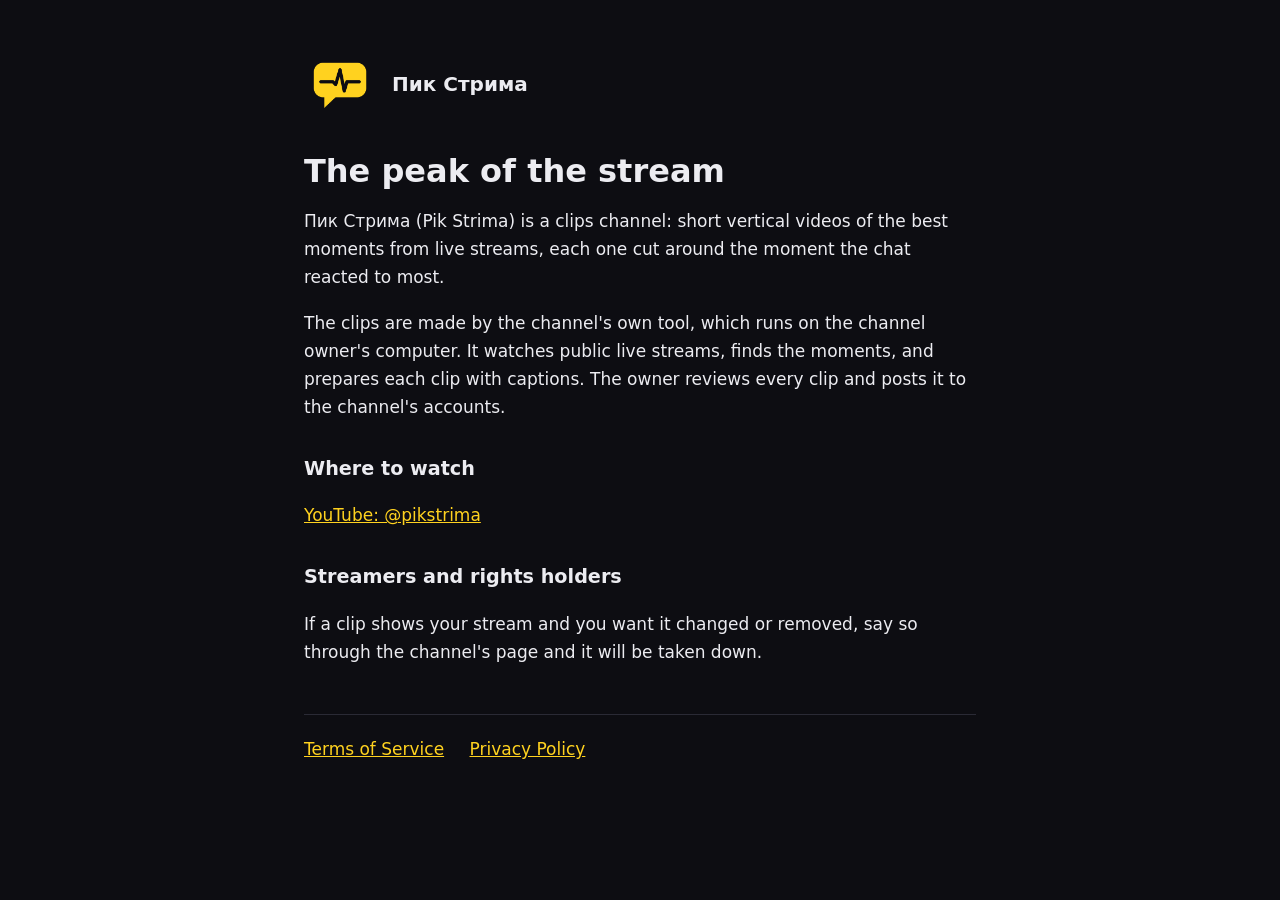
<file: index.html>
<!doctype html>
<html lang="en">
<head>
<meta charset="utf-8">
<meta name="viewport" content="width=device-width, initial-scale=1">
<title>Пик Стрима · the peak of the stream</title>
<meta name="description" content="Пик Стрима: short clips of the best moments from live streams.">
<link rel="icon" href="logo.png">
<link rel="stylesheet" href="style.css">
</head>
<body>
<header class="brand">
  <img src="logo.png" alt="" width="72" height="72">
  <a href="./">Пик Стрима</a>
</header>
<main>
  <h1>The peak of the stream</h1>
  <p>Пик Стрима (Pik Strima) is a clips channel: short vertical videos of the best moments from live streams, each one cut around the moment the chat reacted to most.</p>
  <p>The clips are made by the channel's own tool, which runs on the channel owner's computer. It watches public live streams, finds the moments, and prepares each clip with captions. The owner reviews every clip and posts it to the channel's accounts.</p>
  <h2>Where to watch</h2>
  <p><a href="https://www.youtube.com/@pikstrima">YouTube: @pikstrima</a></p>
  <h2>Streamers and rights holders</h2>
  <p>If a clip shows your stream and you want it changed or removed, say so through the channel's page and it will be taken down.</p>
</main>
<footer>
  <a href="terms.html">Terms of Service</a>
  <a href="privacy.html">Privacy Policy</a>
</footer>
</body>
</html>
</file>
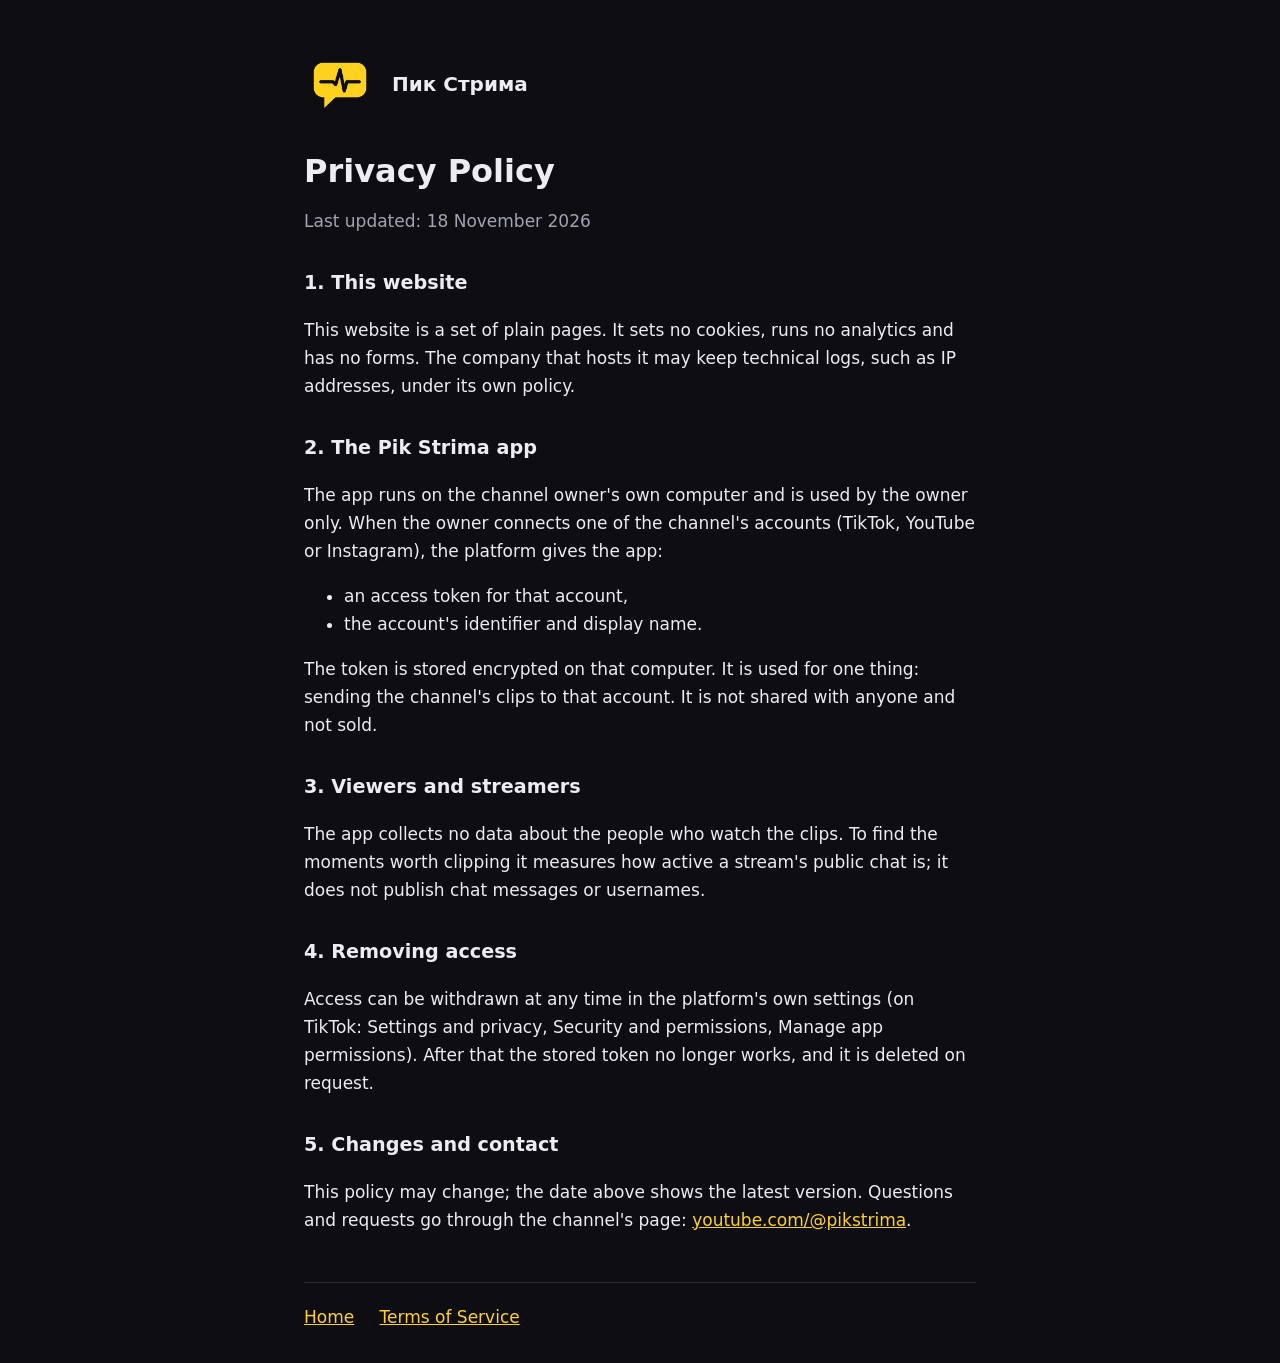
<file: privacy.html>
<!doctype html>
<html lang="en">
<head>
<meta charset="utf-8">
<meta name="viewport" content="width=device-width, initial-scale=1">
<title>Privacy Policy · Пик Стрима</title>
<link rel="icon" href="logo.png">
<link rel="stylesheet" href="style.css">
</head>
<body>
<header class="brand">
  <img src="logo.png" alt="" width="72" height="72">
  <a href="./">Пик Стрима</a>
</header>
<main>
  <h1>Privacy Policy</h1>
  <p class="muted">Last updated: 18 November 2026</p>

  <h2>1. This website</h2>
  <p>This website is a set of plain pages. It sets no cookies, runs no analytics and has no forms. The company that hosts it may keep technical logs, such as IP addresses, under its own policy.</p>

  <h2>2. The Pik Strima app</h2>
  <p>The app runs on the channel owner's own computer and is used by the owner only. When the owner connects one of the channel's accounts (TikTok, YouTube or Instagram), the platform gives the app:</p>
  <ul>
    <li>an access token for that account,</li>
    <li>the account's identifier and display name.</li>
  </ul>
  <p>The token is stored encrypted on that computer. It is used for one thing: sending the channel's clips to that account. It is not shared with anyone and not sold.</p>

  <h2>3. Viewers and streamers</h2>
  <p>The app collects no data about the people who watch the clips. To find the moments worth clipping it measures how active a stream's public chat is; it does not publish chat messages or usernames.</p>

  <h2>4. Removing access</h2>
  <p>Access can be withdrawn at any time in the platform's own settings (on TikTok: Settings and privacy, Security and permissions, Manage app permissions). After that the stored token no longer works, and it is deleted on request.</p>

  <h2>5. Changes and contact</h2>
  <p>This policy may change; the date above shows the latest version. Questions and requests go through the channel's page: <a href="https://www.youtube.com/@pikstrima">youtube.com/@pikstrima</a>.</p>
</main>
<footer>
  <a href="./">Home</a>
  <a href="terms.html">Terms of Service</a>
</footer>
</body>
</html>
</file>
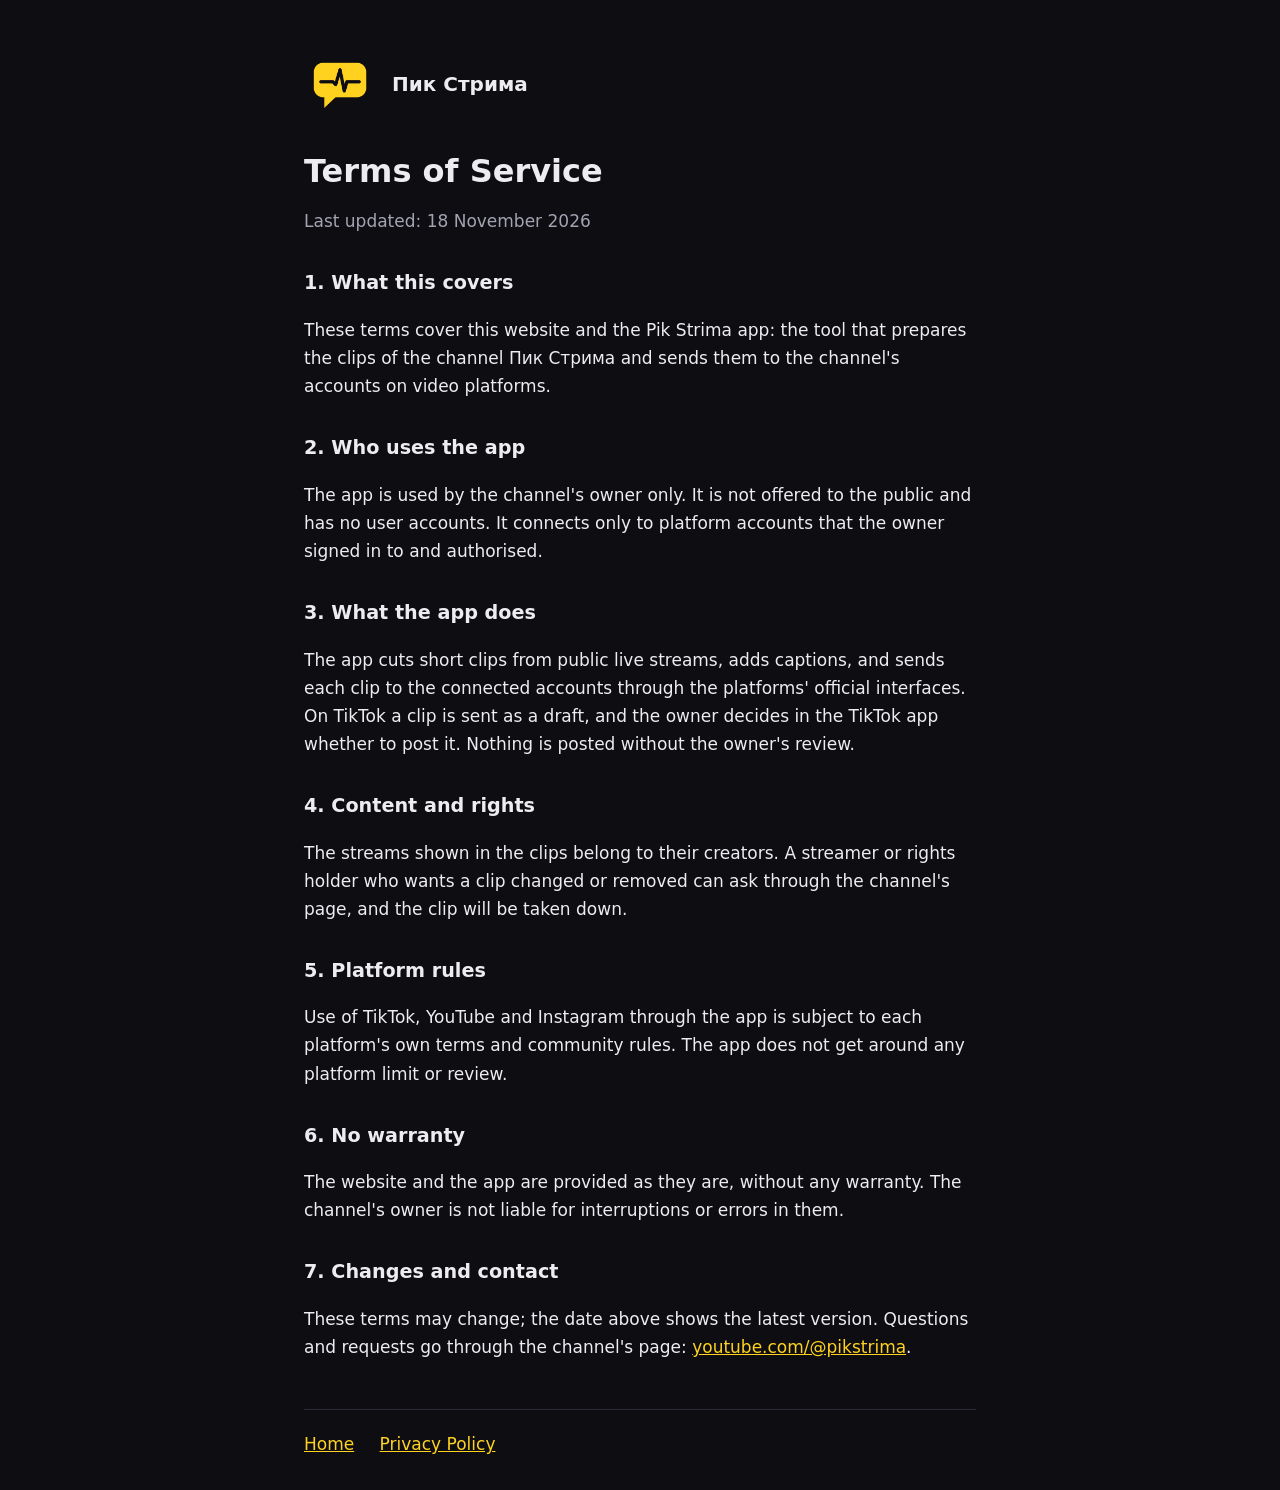
<file: terms.html>
<!doctype html>
<html lang="en">
<head>
<meta charset="utf-8">
<meta name="viewport" content="width=device-width, initial-scale=1">
<title>Terms of Service · Пик Стрима</title>
<link rel="icon" href="logo.png">
<link rel="stylesheet" href="style.css">
</head>
<body>
<header class="brand">
  <img src="logo.png" alt="" width="72" height="72">
  <a href="./">Пик Стрима</a>
</header>
<main>
  <h1>Terms of Service</h1>
  <p class="muted">Last updated: 18 November 2026</p>

  <h2>1. What this covers</h2>
  <p>These terms cover this website and the Pik Strima app: the tool that prepares the clips of the channel Пик Стрима and sends them to the channel's accounts on video platforms.</p>

  <h2>2. Who uses the app</h2>
  <p>The app is used by the channel's owner only. It is not offered to the public and has no user accounts. It connects only to platform accounts that the owner signed in to and authorised.</p>

  <h2>3. What the app does</h2>
  <p>The app cuts short clips from public live streams, adds captions, and sends each clip to the connected accounts through the platforms' official interfaces. On TikTok a clip is sent as a draft, and the owner decides in the TikTok app whether to post it. Nothing is posted without the owner's review.</p>

  <h2>4. Content and rights</h2>
  <p>The streams shown in the clips belong to their creators. A streamer or rights holder who wants a clip changed or removed can ask through the channel's page, and the clip will be taken down.</p>

  <h2>5. Platform rules</h2>
  <p>Use of TikTok, YouTube and Instagram through the app is subject to each platform's own terms and community rules. The app does not get around any platform limit or review.</p>

  <h2>6. No warranty</h2>
  <p>The website and the app are provided as they are, without any warranty. The channel's owner is not liable for interruptions or errors in them.</p>

  <h2>7. Changes and contact</h2>
  <p>These terms may change; the date above shows the latest version. Questions and requests go through the channel's page: <a href="https://www.youtube.com/@pikstrima">youtube.com/@pikstrima</a>.</p>
</main>
<footer>
  <a href="./">Home</a>
  <a href="privacy.html">Privacy Policy</a>
</footer>
</body>
</html>
</file>
<file: style.css>
:root {
  --bg: #0d0d12;
  --panel: #16161d;
  --text: #ececf1;
  --muted: #a3a3b2;
  --accent: #ffd21f;
  --line: #2a2a35;
}
* { box-sizing: border-box; }
html { background: var(--bg); }
body {
  margin: 0 auto;
  max-width: 44rem;
  padding: 3rem 1rem 2rem;
  background: var(--bg);
  color: var(--text);
  font: 1.0625rem/1.65 system-ui, -apple-system, "Segoe UI", Roboto, sans-serif;
}
h1 { margin: 0 0 0.5rem; font-size: 2rem; line-height: 1.2; }
h2 { margin: 2rem 0 0.5rem; font-size: 1.2rem; }
p, li { color: var(--text); }
a { color: var(--accent); }
a:focus-visible { outline: 2px solid var(--accent); outline-offset: 3px; }
.muted { color: var(--muted); }
.brand { display: flex; align-items: center; gap: 1rem; margin-bottom: 2rem; }
.brand img { width: 4.5rem; height: 4.5rem; border-radius: 50%; }
.brand a { color: var(--text); text-decoration: none; font-weight: 700; font-size: 1.25rem; }
footer { margin-top: 3rem; padding-top: 1.25rem; border-top: 1px solid var(--line); }
footer a { margin-right: 1.25rem; }
</file>
